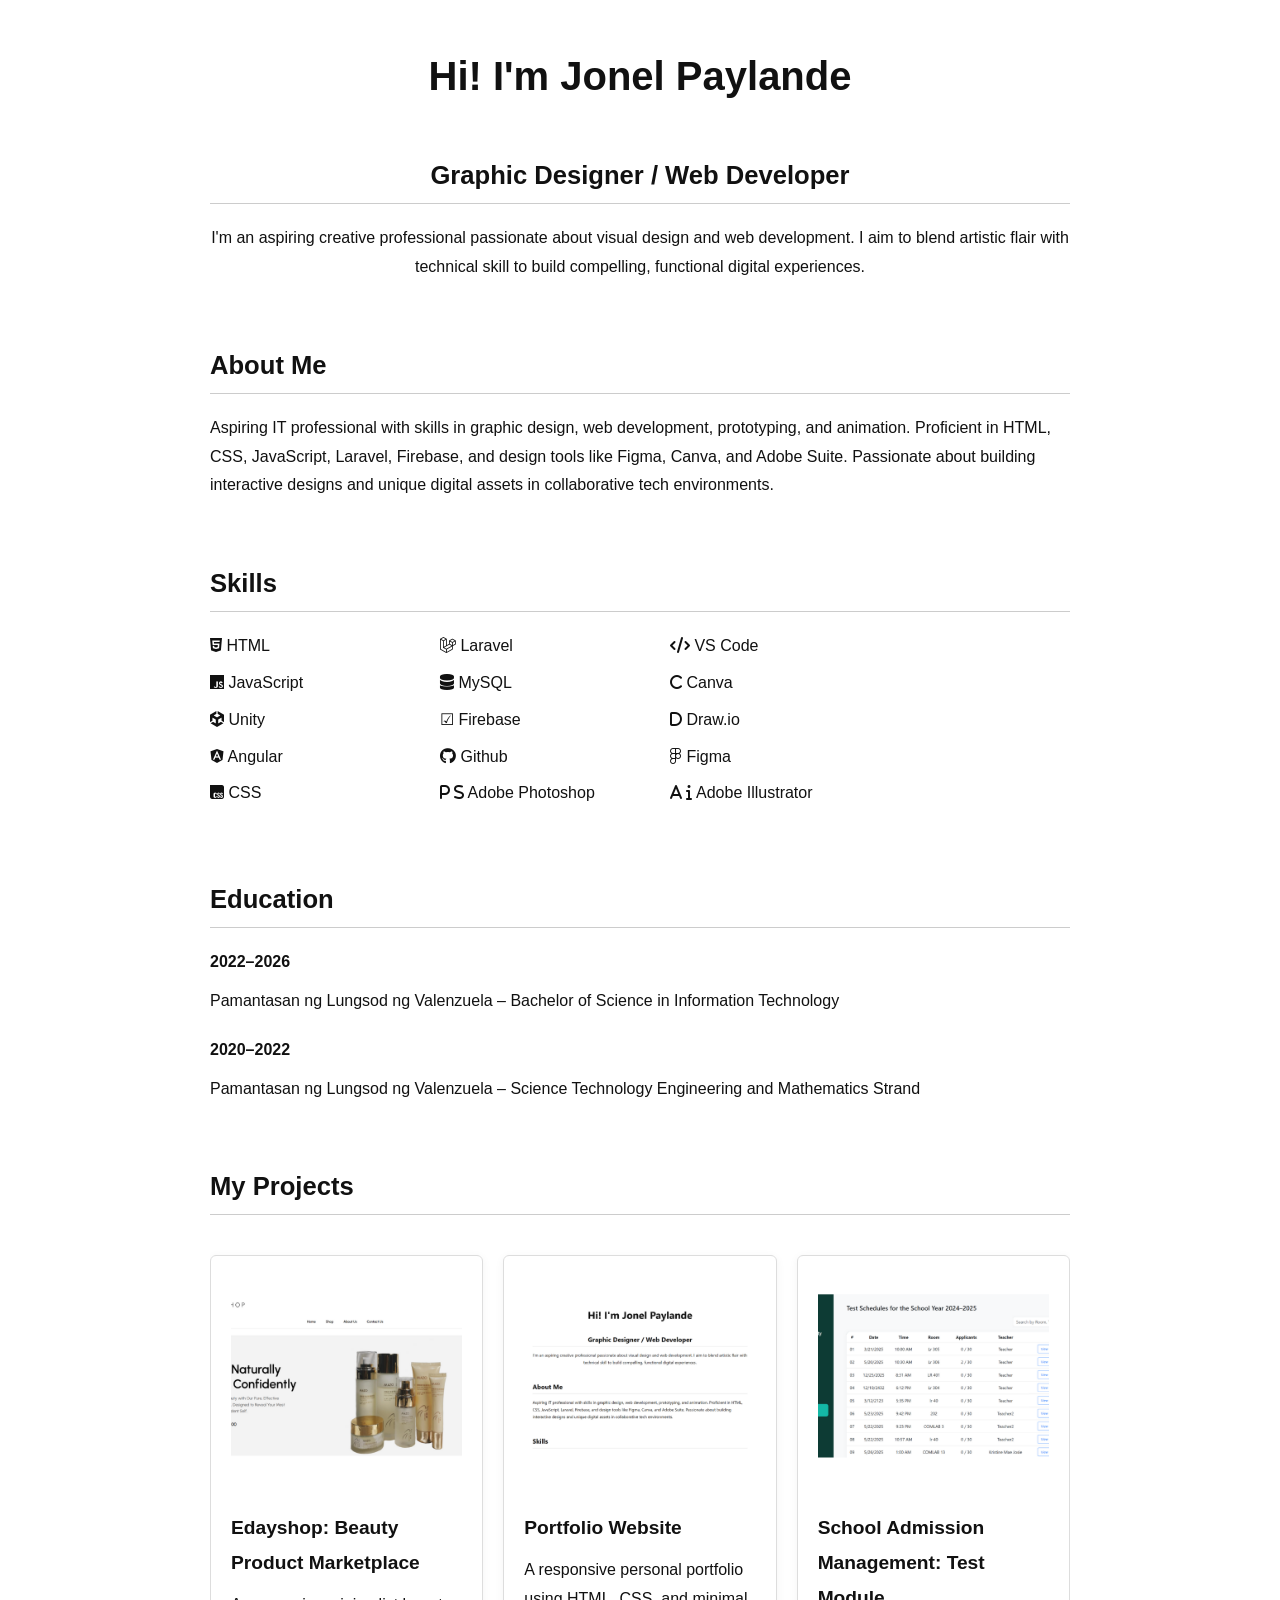
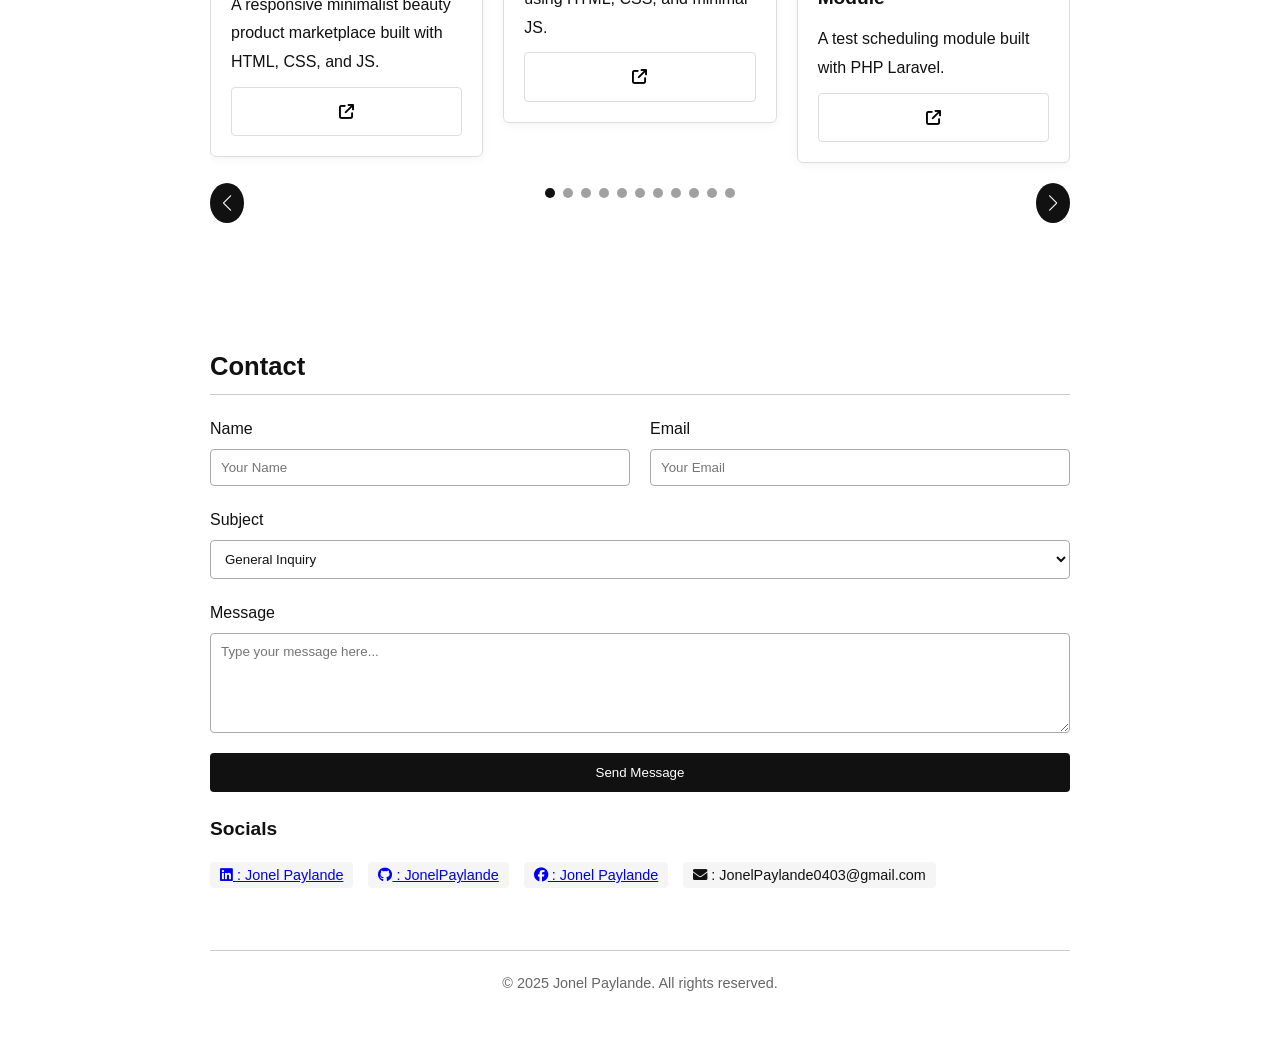
<file: index.html>
<!DOCTYPE html>
<html lang="en">
<head>
  <meta charset="UTF-8" />
  <meta name="viewport" content="width=device-width, initial-scale=1.0"/>
  <link rel="stylesheet" href="https://cdnjs.cloudflare.com/ajax/libs/font-awesome/6.4.0/css/all.min.css">
  <link rel="stylesheet" href="https://unpkg.com/swiper@8/swiper-bundle.min.css" />
  <link rel="stylesheet" href="https://cdnjs.cloudflare.com/ajax/libs/font-awesome/5.15.4/css/all.min.css">
  <link rel="stylesheet" href="/style.css">
  <title>Jonel Paylande - Graphic Designer</title>
</head>
<body>

  <header>
    <h1>Hi! I'm Jonel Paylande</h1>
    <h2>Graphic Designer / Web Developer</h2>
    <p>I'm an aspiring creative professional passionate about visual design and web development. I aim to blend artistic flair with technical skill to build compelling, functional digital experiences.</p>
  </header>

  <section class="about">
    <h2>About Me</h2>
    <p>Aspiring IT professional with skills in graphic design, web development, prototyping, and animation. Proficient in HTML, CSS, JavaScript, Laravel, Firebase, and design tools like Figma, Canva, and Adobe Suite. Passionate about building interactive designs and unique digital assets in collaborative tech environments.</p>
  </section>

  <section class="skills">
    <h2>Skills</h2>
    <div class="skills-container">
      <div class="skill-category">
        <div class="skill-item"><i class="fa-brands fa-html5"></i> HTML</div>
        <div class="skill-item"><i class="fa-brands fa-js"></i> JavaScript</div>
        <div class="skill-item"><i class="fa-brands fa-unity"></i> Unity</div>
        <div class="skill-item"><i class="fa-brands fa-angular"></i> Angular</div>
        <div class="skill-item"><i class="fa-brands fa-css"></i> CSS</div>
      </div>
      <div class="skill-category">
        <div class="skill-item"><i class="fa-brands fa-laravel"></i> Laravel</div>
        <div class="skill-item"><i class="fa-solid fa-database"></i> MySQL</div>
        <div class="skill-item">☑ Firebase</div>
        <div class="skill-item"><i class="fa-brands fa-github"></i> Github</div>
        <div class="skill-item"><i class="fa-solid fa-p"> <i class="fa-solid fa-s"></i></i> Adobe Photoshop</div>
      </div>
      <div class="skill-category">
        <div class="skill-item"><i class="fa-solid fa-code"></i> VS Code</div>
        <div class="skill-item"><i class="fa-solid fa-c"></i> Canva</div>
        <div class="skill-item"><i class="fa-solid fa-d"></i> Draw.io</div>
        <div class="skill-item"><i class="fa-brands fa-figma"></i> Figma</div>
        <div class="skill-item"><i class="fa-solid fa-a"></i> <i class="fa-solid fa-info"></i> Adobe Illustrator</div>
      </div>
    </div>
  </section>

  <section class="education">
    <h2>Education</h2>
    <div class="education-item">
      <p class="education-period">2022–2026</p>
      <p>Pamantasan ng Lungsod ng Valenzuela – Bachelor of Science in Information Technology</p>
    </div>
    <div class="education-item">
      <p class="education-period">2020–2022</p>
      <p>Pamantasan ng Lungsod ng Valenzuela – Science Technology Engineering and Mathematics Strand</p>
    </div>
  </section>

  <section class="projects">
    <h2>My Projects</h2>
    <div class="swiper">
      <div class="swiper-wrapper">
        <div class="swiper-slide">
          <img src="/images/Edayshop.png" class="project-image" alt="Edayshop" />
          <h3>Edayshop: Beauty Product Marketplace</h3>
          <p>A responsive minimalist beauty product marketplace built with HTML, CSS, and JS.</p>
          <a href="https://github.com/PenPen0403/MYPORTFOLIO/tree/BeautyProductMarketplace" class="view-btn" target="_blank"><i class="fa-solid fa-arrow-up-right-from-square"></i></a>
        </div>
        <div class="swiper-slide">
          <img src="/images/Portfolio.png" class="project-image" alt="Portfolio" />
          <h3>Portfolio Website</h3>
          <p>A responsive personal portfolio using HTML, CSS, and minimal JS.</p>
          <a href="https://github.com/JonelPaylande/calculator" class="view-btn" target="_blank"><i class="fa-solid fa-arrow-up-right-from-square"></i></a>
        </div>
        <div class="swiper-slide">
          <img src="/images/TestSchedule.png" class="project-image" alt="Test Schedule" />
          <h3>School Admission Management: Test Module</h3>
          <p>A test scheduling module built with PHP Laravel.</p>
          <a href="https://github.com/PenPen0403/MYPORTFOLIO/tree/AdmissionTestScheduling" class="view-btn" target="_blank"><i class="fa-solid fa-arrow-up-right-from-square"></i></a>
        </div>
        <div class="swiper-slide">
          <img src="/images/Obra Maestra.png" class="project-image" alt="Obra Maestra" />
          <h3>Obra Maestra: Art Commission Website</h3>
          <p>An art commission website developed in PHP.</p>
          <a href="https://github.com/PenPen0403/MYPORTFOLIO/tree/ArtCommissionWebsite" class="view-btn" target="_blank"><i class="fa-solid fa-arrow-up-right-from-square"></i></a>
        </div>
        <div class="swiper-slide">
          <img src="/images/game.png" class="project-image" alt="Other Arts" />
          <h3>Game Development</h3>
          <p>RPG game developed with Unity.</p>
          <a href="https://drive.google.com/drive/folders/1Ow9rQ7kvakt8UYx7OsW9b30murX0NmPI?usp=drive_link" class="view-btn" target="_blank"><i class="fa-solid fa-arrow-up-right-from-square"></i></a>
        </div>
        <div class="swiper-slide">
          <img src="/images/CharacterDesign.png" class="project-image" alt="Character Design" />
          <h3>Character Design</h3>
          <p>Original characters for our RPG game "The Fractured Prophecy".</p>
          <a href="https://drive.google.com/drive/folders/1_XwTSn83S9t5Qa3mlo767-RzvFmAvkRx?usp=drive_link" class="view-btn" target="_blank"><i class="fa-solid fa-arrow-up-right-from-square"></i></a>
        </div>
        <div class="swiper-slide">
          <img src="/images/Logo.png" class="project-image" alt="Logo" />
          <h3>Logo</h3>
          <p>Logo designs for personal branding and business use.</p>
          <a href="https://drive.google.com/drive/folders/1MukdNeV7_ttUMm4h7OPYNqU-tYqGKTks?usp=drive_link" class="view-btn" target="_blank"><i class="fa-solid fa-arrow-up-right-from-square"></i></a>
        </div>
        <div class="swiper-slide">
          <img src="/images/Poster Making.png" class="project-image" alt="Poster" />
          <h3>Poster Making</h3>
          <p>Creative posters made for various competitions and events.</p>
          <a href="https://drive.google.com/drive/folders/1A_ttzDN1ahSAWwPeJu7oUcmxSFFKKoEG?usp=drive_link" class="view-btn" target="_blank"><i class="fa-solid fa-arrow-up-right-from-square"></i></a>
        </div>
        <div class="swiper-slide">
          <img src="/images/Wireframes.png" class="project-image" alt="Wireframes" />
          <h3>Wireframes</h3>
          <p>UX/UI wireframes for website planning and prototyping.</p>
          <a href="https://drive.google.com/drive/folders/12Q5v0voOkWa4cyMdNqOtYybSBuYAZWF2?usp=drive_link" class="view-btn" target="_blank"><i class="fa-solid fa-arrow-up-right-from-square"></i></a>
        </div>
        <div class="swiper-slide">
          <img src="/images/Animation.png" class="project-image" alt="Animation" />
          <h3>Animation</h3>
          <p>2D/3D animations developed using Adobe Photoshop/ Illustrator and Ibis Paint Mobile Appliation.</p>
          <a href="https://drive.google.com/drive/folders/1Vz5Fy3lOveA2GkT-uSvMwgca3M1q1rz7?usp=drive_link" class="view-btn" target="_blank"><i class="fa-solid fa-arrow-up-right-from-square"></i></a>
        </div>
        <div class="swiper-slide">
          <img src="/images/Other Arts.png" class="project-image" alt="Other Arts" />
          <h3>Other Arts</h3>
          <p>Miscellaneous artworks and illustrations created over time.</p>
          <a href="https://drive.google.com/drive/folders/1WveOVDzYZaNO7QyPjrEaLmN-h1O0lfXT?usp=drive_link" class="view-btn" target="_blank"><i class="fa-solid fa-arrow-up-right-from-square"></i></a>
        </div>
      </div>
      <!-- Custom navigation container -->
      <div class="swiper-nav">
        <div class="swiper-button-prev"></div>
        <div class="swiper-pagination"></div>
        <div class="swiper-button-next"></div>
      </div>
    </div>
  </section>

  <section class="contact">
    <h2>Contact</h2>
    <form id="contact-form">
      <div class="form-group">
        <label for="name">Name</label>
        <input type="text" id="name" name="name" placeholder="Your Name" required>
      </div>
      <div class="form-group">
        <label for="email">Email</label>
        <input type="email" id="email" name="email" placeholder="Your Email" required>
      </div>
      <div class="form-group full-width">
        <label for="subject">Subject</label>
        <select id="subject" name="subject" required>
          <option value="General Inquiry">General Inquiry</option>
          <option value="Collaboration">Collaboration</option>
          <option value="Freelance Work">Freelance Work</option>
        </select>
      </div>
      <div class="form-group full-width">
        <label for="message">Message</label>
        <textarea id="message" name="message" placeholder="Type your message here..." required></textarea>
      </div>
      <button type="submit">Send Message</button>
      <div id="form-status" class="form-status"></div>
    </form>

    <h3>Socials</h3>
    <div class="socials">
      <a href="https://www.linkedin.com/in/paylande-jonel-12500a369?utm_source=share&utm_campaign=share_via&utm_content=profile&utm_medium=android_app"><span><i class="fa-brands fa-linkedin"></i> : Jonel Paylande</span></a>
      <a href="https://github.com/PenPen0403"><span><i class="fa-brands fa-github"></i> : JonelPaylande</span></a>
      <a href="https://www.facebook.com/profile.php?id=100084951915940&mibextid=ZbWKwL"><span><i class="fa-brands fa-facebook"></i> : Jonel Paylande</span></a>
      <a><span><i class="fas fa-envelope"></i> : JonelPaylande0403@gmail.com</span></a>
    </div>
  </section>

  <footer>
    <p>&copy; 2025 Jonel Paylande. All rights reserved.</p>
  </footer>

  <!-- Swiper JS -->
  <script src="https://unpkg.com/swiper@8/swiper-bundle.min.js"></script>
  <script src="/index.js"></script>
  
</body>
</html>
</file>
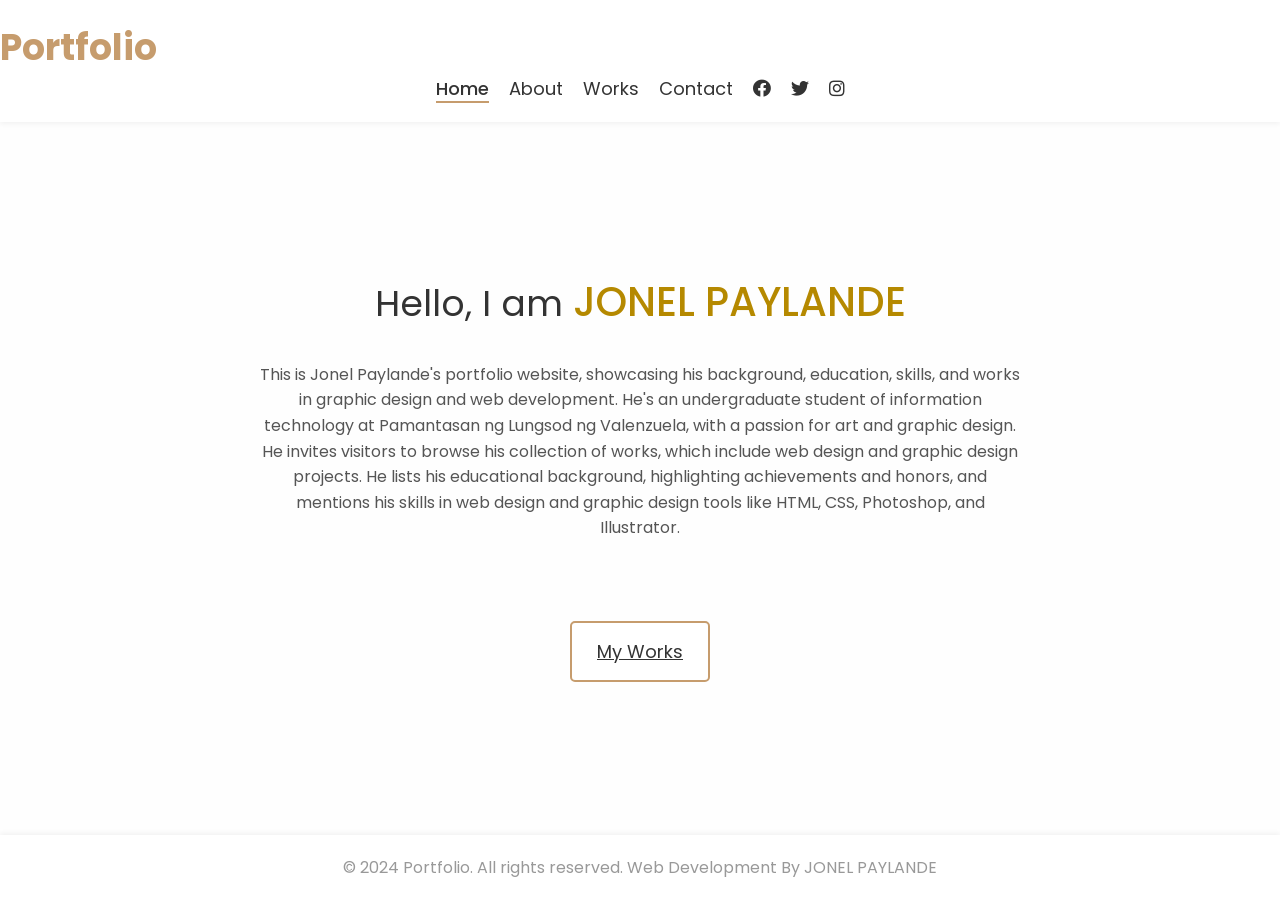
<file: html/index.html>
<!DOCTYPE html>
<html lang="en">
<head>
    <meta charset="UTF-8">
    <meta name="viewport" content="width=device-width, initial-scale=1.0">
    <title>About Me | Portfolio</title>
    <link rel="stylesheet" href="/css/home.css">
    <!-- Add font awesome CDN for icons -->
    <link rel="stylesheet" href="https://cdnjs.cloudflare.com/ajax/libs/font-awesome/5.15.4/css/all.min.css">


</head>

<body>
    <header>
        <div class="containerr">
            <div class="logo-container">
                <h1 class="portfolio-text">Portfolio</h1>
            </div>

            
            <nav>
                <ul>
                    <li><a href="home.html" class="active">Home</a></li>
                    <li><a href="about_me.html">About</a></li>
                    <li><a href="my_works.html">Works</a></li>
                    <li><a href="contacts.html">Contact</a></li>
                    <!-- Social media icons as list items -->
                    <li><a href="https://www.facebook.com/profile.php?id=100084951915940&mibextid=ZbWKwL"><i class="fab fa-facebook"></i></a></li>
                    <li><a href="#"><i class="fab fa-twitter"></i></a></li>
                    <li><a href="https://www.instagram.com/junee_eeel?igsh=MWVnamwwb3hsZnQycA=="><i class="fab fa-instagram"></i></a></li>
                </ul>
            </nav>
        </div>
    </header>
    
    
    
    
    

    <section class="about-section">
        <div class="container">
            <div class="about-content">
                <div class="bio">
                    <h1>Hello, I am<span class="highlight"> JONEL PAYLANDE</span></h1>
                    <p>This is Jonel Paylande's portfolio website, showcasing his background, education, skills, and works in graphic design and web development. He's an undergraduate student of information technology at Pamantasan ng Lungsod ng Valenzuela, with a passion for art and graphic design. He invites visitors to browse his collection of works, which include web design and graphic design projects. He lists his educational background, highlighting achievements and honors, and mentions his skills in web design and graphic design tools like HTML, CSS, Photoshop, and Illustrator.</p>
                </div>
                
            </div>
        </div>

        <div class="center-button">
            <a href="my_works.html" class="my-works-button">My Works</a>
        </div>
        
    </section>

    
    

    <footer>
        <div class="container">
            <p>&copy; 2024 Portfolio. All rights reserved. Web Development By JONEL PAYLANDE</p>
        </div>
    </footer>
</body>
</html>
</file>
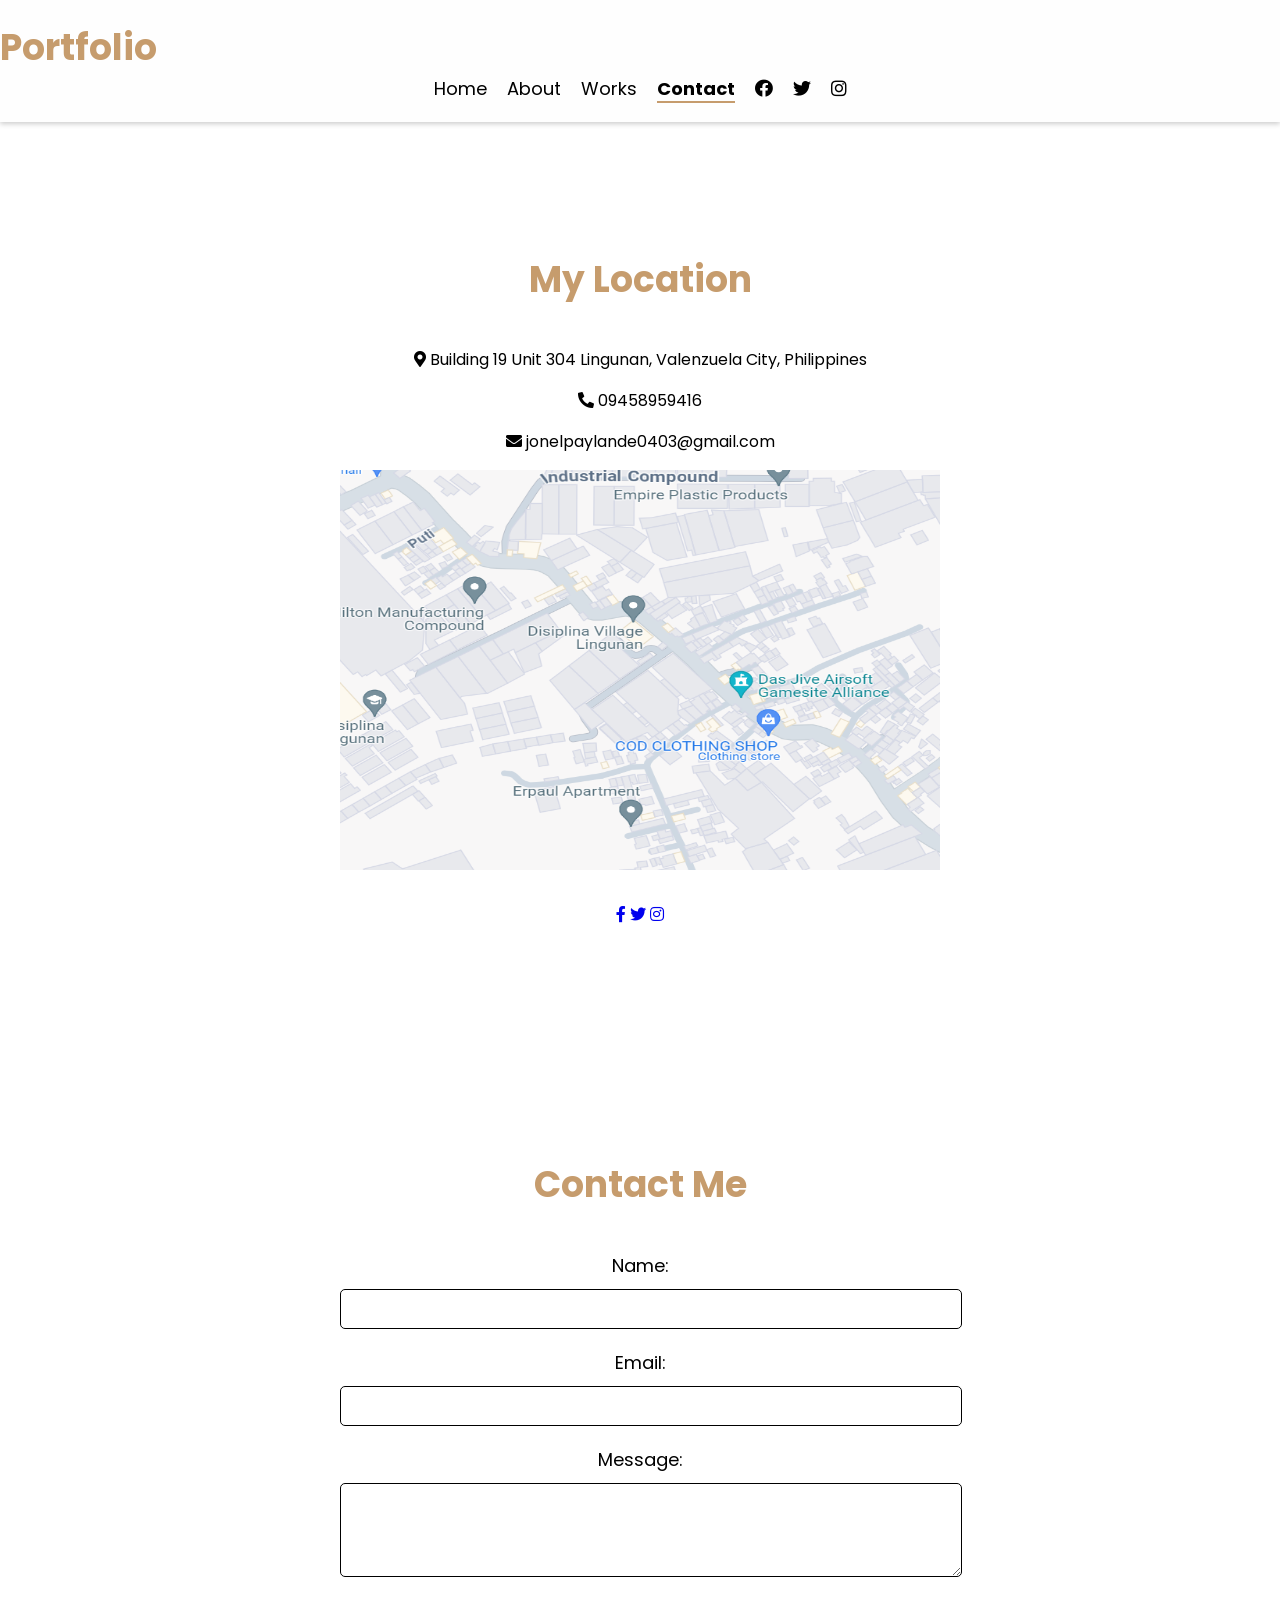
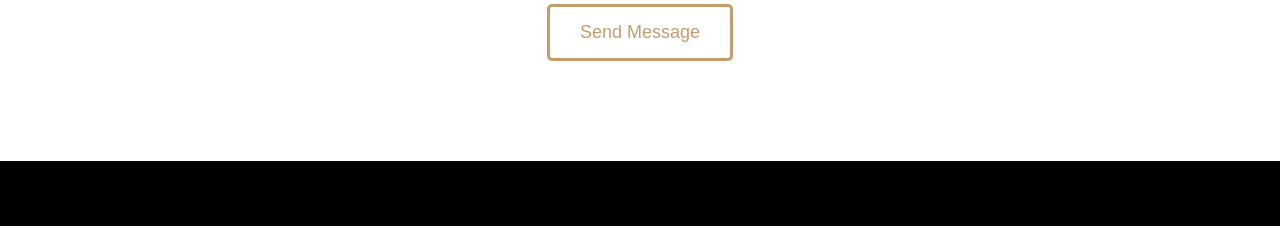
<file: html/contacts.html>
<!DOCTYPE html>
<html lang="en">
<head>
    <meta charset="UTF-8">
    <meta name="viewport" content="width=device-width, initial-scale=1.0">
    <title>Contact | Portfolio</title>
    <link rel="stylesheet" href="/css/contacts.css">
    <link rel="stylesheet" href="https://cdnjs.cloudflare.com/ajax/libs/font-awesome/5.15.4/css/all.min.css">
    <script src="https://www.google.com/recaptcha/api.js" async defer></script>
</head>
<body>
    <header>
        <div class="containerr">
                <div class="logo-container">
                    <h1>Portfolio</h1>
                </div>
            <nav>
                <ul>
                    <li><a href="home.html">Home</a></li>
                    <li><a href="about_me.html">About</a></li>
                    <li><a href="my_works.html">Works</a></li>
                    <li><a href="contacts.html" class="active">Contact</a></li>
                    
                    <li><a href="https://www.facebook.com/profile.php?id=100084951915940&mibextid=ZbWKwL"><i class="fab fa-facebook"></i></a></li>
                    <li><a href="#"><i class="fab fa-twitter"></i></a></li>
                    <li><a href="https://www.instagram.com/junee_eeel?igsh=MWVnamwwb3hsZnQycA=="><i class="fab fa-instagram"></i></a></li>
                </ul>
            </nav>
        </div>
    </header>

    <section class="contact-section">
        <div class="container">
            <h2>My Location</h2>
            <div class="contact-info">
                <p><i class="fas fa-map-marker-alt"></i> Building 19 Unit 304 Lingunan, Valenzuela City, Philippines</p>
                <p><i class="fas fa-phone-alt"></i> 09458959416</p>
                <p><i class="fas fa-envelope"></i> jonelpaylande0403@gmail.com</p>
            </div>
            <div class="map-container">
                <img src="/image/maps.png" alt="" width=600; height=400;><br>
            </div> <br>
            
            <div class="additional-features">
                <div class="social-media">
                    <a href="#"><i class="fab fa-facebook-f"></i></a>
                    <a href="#"><i class="fab fa-twitter"></i></a>
                    <a href="#"><i class="fab fa-instagram"></i></a>
                </div>
            </div>
        </div>
    </section>


    <section class="contact-section">
        <div class="container">
            <h2>Contact Me</h2>
            <form action="#" method="POST" class="contact-form">
                <div class="form-group">
                    <label for="name">Name:</label>
                    <input type="text" id="name" name="name" required>
                </div>
                <div class="form-group">
                    <label for="email">Email:</label>
                    <input type="email" id="email" name="email" required>
                </div>
                <div class="form-group">
                    <label for="message">Message:</label>
                    <textarea id="message" name="message" rows="4" required></textarea>
                </div>
                <button type="submit" class="submit-button">Send Message</button>
            </form>
        </div>
    </section>

    <footer>
        <div class="container">
            <p>&copy; 2024 Portfolio. All rights reserved.  Web Development By JONEL PAYLANDE</p>
        </div>
    </footer>

    <script>
        function validateForm() {
        }
    </script>

</body>
</html>
</file>
<file: style.css>
* {
      margin: 0;
      padding: 0;
      box-sizing: border-box;
      font-family: 'Segoe UI', Tahoma, Geneva, Verdana, sans-serif;
    }

    body {
      background-color: #ffffff;
      color: #111;
      max-width: 900px;
      margin: 0 auto;
      padding: 40px 20px;
      line-height: 1.8;
    }

    header {
      text-align: center;
      margin-bottom: 60px;
    }

    h1 {
      font-size: 2.5rem;
      font-weight: bold;
    }

    h2 {
      font-size: 1.6rem;
      margin-top: 40px;
      margin-bottom: 20px;
      border-bottom: 1px solid #ccc;
      padding-bottom: 5px;
    }

    h3 {
      font-size: 1.2rem;
      margin: 20px 0 10px;
    }

    p {
      margin-bottom: 10px;
    }

    section {
      margin-bottom: 60px;
    }

    .skills-container {
      display: flex;
      flex-wrap: wrap;
      gap: 30px;
    }

    .skill-category {
      min-width: 200px;
    }

    .skill-item {
      margin-bottom: 8px;
    }

    .education-item {
      margin-bottom: 20px;
    }

    .education-period {
      font-weight: bold;
    }

    .project-image {
      width: 100%;
      height: 200px;
      object-fit: cover;
      border-radius: 4px;
      margin-bottom: 15px;
    }

    /* Swiper Custom Styles */
    .swiper {
      width: 100%;
      padding: 20px 0 60px;
    }

    .swiper-slide {
      border: 1px solid #ddd;
      padding: 20px;
      border-radius: 6px;
      background: #fff;
      height: 100%; /* Changed from auto to 100% */
      box-shadow: 0 2px 10px rgba(0,0,0,0.05);
      display: flex;
      flex-direction: column;
      min-height: 450px; /* Set a minimum height for all cards */
    }

    /* Custom navigation container */
    .swiper-nav {
      display: flex;
      justify-content: center;
      align-items: center;
      gap: 20px;
      margin-top: 20px;
    }

    .swiper-button-next,
    .swiper-button-prev {
      position: relative;
      top: auto;
      left: auto;
      right: auto;
      bottom: auto;
      transform: none;
      width: 40px;
      height: 40px;
      background: #111;
      color: white;
      border-radius: 50%;
      display: flex;
      align-items: center;
      justify-content: center;
      margin: 0;
    }

    .swiper-button-next::after,
    .swiper-button-prev::after {
      font-size: 1rem;
    }

    .swiper-pagination {
      position: relative;
      display: inline-block;
      margin: 0 10px;
    }

    .swiper-pagination-bullet {
      background: #111;
      opacity: 0.4;
      width: 10px;
      height: 10px;
    }

    .swiper-pagination-bullet-active {
      opacity: 1;
    }

    .view-btn {
      display: inline-block;
      margin-top: auto; /* Pushes button to bottom */
      padding: 10px 16px;
      background-color: #fff;
      color: #000000;
      text-decoration: none;
      border-radius: 4px;
      font-size: 0.95rem;
      transition: all 0.3s;
      border: 1px solid #ddd;
      width: 100%;
      text-align: center;
      align-self: flex-end; /* Ensures alignment at bottom */
    }


    .view-btn:hover {
      background-color: #cacaca;
    }

    form {
      display: grid;
      grid-template-columns: 1fr 1fr;
      gap: 20px;
    }

    .form-status {
      grid-column: span 2;
      padding: 10px;
      border-radius: 4px;
      text-align: center;
      margin-top: 10px;
      display: none;
    }
    .form-status.success {
      background-color: #d4edda;
      color: #155724;
      display: block;
    }

    .form-group {
      display: flex;
      flex-direction: column;
      gap: 5px;
    }

    .form-group.full-width {
      grid-column: span 2;
    }

    input, textarea, select {
      border: 1px solid #aaa;
      padding: 10px;
      background: #fff;
      color: #111;
      border-radius: 4px;
    }

    textarea {
      resize: vertical;
      min-height: 100px;
    }

    button {
      grid-column: span 2;
      padding: 12px;
      background: #111;
      color: #fff;
      border: none;
      border-radius: 4px;
      cursor: pointer;
      transition: opacity 0.3s;
    }

    button:hover {
      opacity: 0.8;
    }

    .socials {
      display: flex;
      gap: 15px;
      flex-wrap: wrap;
      margin-top: 15px;
    }

    .socials span {
      font-size: 0.9rem;
      background: #f5f5f5;
      padding: 5px 10px;
      border-radius: 4px;
    }

    footer {
      text-align: center;
      margin-top: 60px;
      font-size: 0.9rem;
      color: #666;
      border-top: 1px solid #ccc;
      padding-top: 20px;
    }

     @media (max-width: 600px) {
        .skill-category {
        max-width: 100%;
        min-width: 100%;
        }
    }

    @media (max-width: 768px) {
      form {
        grid-template-columns: 1fr;
      }

      button {
        grid-column: span 1;
      }

      .skills-container {
        flex-direction: row;
        flex-wrap: wrap;
    }
      .skill-category {
        max-width: 45%;
        min-width: 160px;
    }

      .swiper-button-next,
      .swiper-button-prev {
        width: 30px;
        height: 30px;
      }
    }

    /* Phones: max width 480px */
    @media (max-width: 480px) {
      body {
          padding: 20px 10px;
      }

      h1 {
          font-size: 1.8rem;
      }

      h2 {
          font-size: 1.3rem;
      }

      h3 {
          font-size: 1rem;
      }

      .skills-container {
          flex-direction: column;
          gap: 20px;
      }

      .socials {
          flex-direction: column;
          align-items: flex-start;
      }

      .swiper-slide {
          padding: 15px;
      }

      .swiper-nav {
        gap: 10px;
      }
    }

    /* Medium screens: max width 1024px */
    @media (max-width: 1024px) {
      body {
          padding: 30px 20px;
      }

      h1 {
          font-size: 2rem;
      }

      h2 {
          font-size: 1.4rem;
      }
      .skills-container {
        gap: 20px;
        }
        .skill-category {
        max-width: 45%;
        }
    }
</file>
<file: css/home.css>
@import url('https://fonts.googleapis.com/css2?family=Poppins:wght@300;400;500;600&display=swap');

body {
    font-family: 'Poppins', sans-serif; 
    margin: 0;
    padding: 0;
    background-color: #fdf6e3; /* Beige background */
    color: #333; /* Dark text */
}

.container {
    max-width: 1200px;
    margin: 0 auto;
    padding: 0 20px;
}

.logo-container {
    display: flex; 
    align-items: center; 
}

.logo {
    width: 50px; 
    height: auto; 
    margin-right: 10px; 
}

header h1 {
    margin: 0; 
    font-size: 36px;
    position: relative;
    z-index: 1;
}

header {
    background-color: #ffffff; /* Light header */
    padding: 20px 0;
    color: #c69c6d; /* Soft brown accent */
    box-shadow: 0 2px 5px rgba(0, 0, 0, 0.05);
    position: relative; 
}

nav ul {
    list-style-type: none;
    margin: 0;
    padding: 0;
    display: flex;
    align-items: center;
    justify-content: center;
}

nav ul li {
    margin-right: 20px;
}

nav ul li:last-child {
    margin-right: 0;
}

nav a {
    text-decoration: none;
    color: #333;
    font-size: 18px;
    border-bottom: 2px solid transparent;
    transition: border-bottom-color 0.3s;
}

nav a.active,
nav a:hover {
    font-weight: 500;
    border-bottom-color: #c69c6d;
}

.social-icons a,
.social-icon {
    color: #333;
    font-size: 20px;
    margin-left: 10px;
}

.about-section {
    background-color: #fefefe; 
    padding: 100px 0;
}

.about-content {
    display: flex;
    align-items: center;
    justify-content: space-between;
    flex-direction: column;
}

.bio {
    text-align: center;
    max-width: 800px;
    margin: 0 auto;
}

.highlight {
    font-size: 24px;
    font-weight: 600;
    color: #b58900;
    animation: none; /* Remove animation for simplicity */
}

.bio h1 {
    margin-top: 50px;
    font-weight: 400;
    font-size: 36px;
}

.bio h1 span {
    font-weight: 500;
    font-size: 40px;
}

.bio p {
    margin: 20px;
    font-size: 16px;
    line-height: 1.6;
    color: #555;
}

.center-button {
    display: flex;
    justify-content: center;
    align-items: center;
    height: 20vh;
}

.my-works-button {
    font-family: 'Poppins', sans-serif;
    font-weight: 400;
    padding: 15px 25px;
    background-color: #ffffff;
    color: #333;
    font-size: 18px;
    border: 2px solid #c69c6d;
    border-radius: 5px;
    cursor: pointer;
    transition: all 0.3s ease;
}

.my-works-button:hover {
    background-color: #f5f5f5;
}

footer {
    background-color: #ffffff;
    padding: 20px 0;
    text-align: center;
    color: #999;
    box-shadow: 0 -2px 5px rgba(0, 0, 0, 0.05);
    position: fixed;
    bottom: 0;
    width: 100%;
}

footer p {
    margin: 0;
}
</file>
<file: css/contacts.css>
@import url('https://fonts.googleapis.com/css2?family=Poppins:wght@300;400;500;600;700&display=swap');

body {
    font-family: 'Poppins', sans-serif; 
    margin: 0;
    padding: 0;
    background-color: #ffffff;
    color: #000000;
  }
  
  .container {
    max-width: 1200px;
    margin: 0 auto;
    padding: 0 20px;
  }
  
  header {
    background-color: #fefefe;
    padding: 20px 0;
    color: #c69c6d;
    box-shadow: 0 2px 5px rgba(0, 0, 0, 0.2);
    position: relative; 
  }
  
  .logo-container {
    display: flex;
    align-items: center; 
  }
  
  .logo {
    width: 50px; 
    height: auto;
    margin-right: 10px;
  }
  
  header h1 {
    margin: 0;
    font-size: 36px;
    position: relative;
    z-index: 1;
  }
  
  nav ul {
    list-style-type: none;
    margin: 0;
    padding: 0;
    display: flex;
    align-items: center;
    justify-content: center;
  }
  
  nav ul li {
    margin-right: 20px;
  }
  
  nav ul li:last-child {
    margin-right: 0;
  }
  
  nav a {
    text-decoration: none;
    color: #000000;
    font-size: 18px;
    border-bottom: 2px solid transparent;
    transition: border-bottom-color 0.3s;
  }
  
  nav a.active,
  nav a:hover {
    font-weight: bold;
    border-bottom-color: #c69c6d;
  }
  
  /* Social media icons styling */
  .social-icons {
    display: flex;
  }
  
  .social-icons a {
    color: #fff;
    font-size: 20px;
    margin-left: 10px; 
  }
  
  .social-icons a:first-child {
    margin-left: 0; 
  }
  
  .contact-section {
    padding: 100px 0;
    text-align: center;
  }
  
  .contact-section h2 {
    font-size: 36px;
    margin-bottom: 40px;
    color: #c69c6d;
  }
  
  .contact-form {
    max-width: 600px;
    margin: 0 auto;
  }
  
  .form-group {
    margin-bottom: 20px;
  }
  
  label {
    display: block;
    font-size: 18px;
    margin-bottom: 10px;
  }
  
  input[type="text"],
  input[type="email"],
  textarea {
    width: 100%;
    padding: 10px;
    font-size: 16px;
    border-radius: 5px;
    border: 1px solid #000000;
    background-color: #ffffff;
    color: #000000;
  }
  
  textarea {
    resize: vertical;
  }
  
  .submit-button {
    display: inline-block;
    padding: 15px 30px;
    border: none;
    border-radius: 5px;
    background-color: #fff;
    border: 3px solid #c69c6d;
    color: #c69c6d;
    font-size: 18px;
    text-decoration: none;
    cursor: pointer;
    transition: background-color 0.3s ease;
  }
  
  .submit-button:hover {
    background-color: #cc0000;
  }
  
  footer {
    background-color: #000;
    padding: 20px 0;
    text-align: center;
  }
  
  footer p {
    margin: 0;
    font-size: 16px;
  }
</file>
